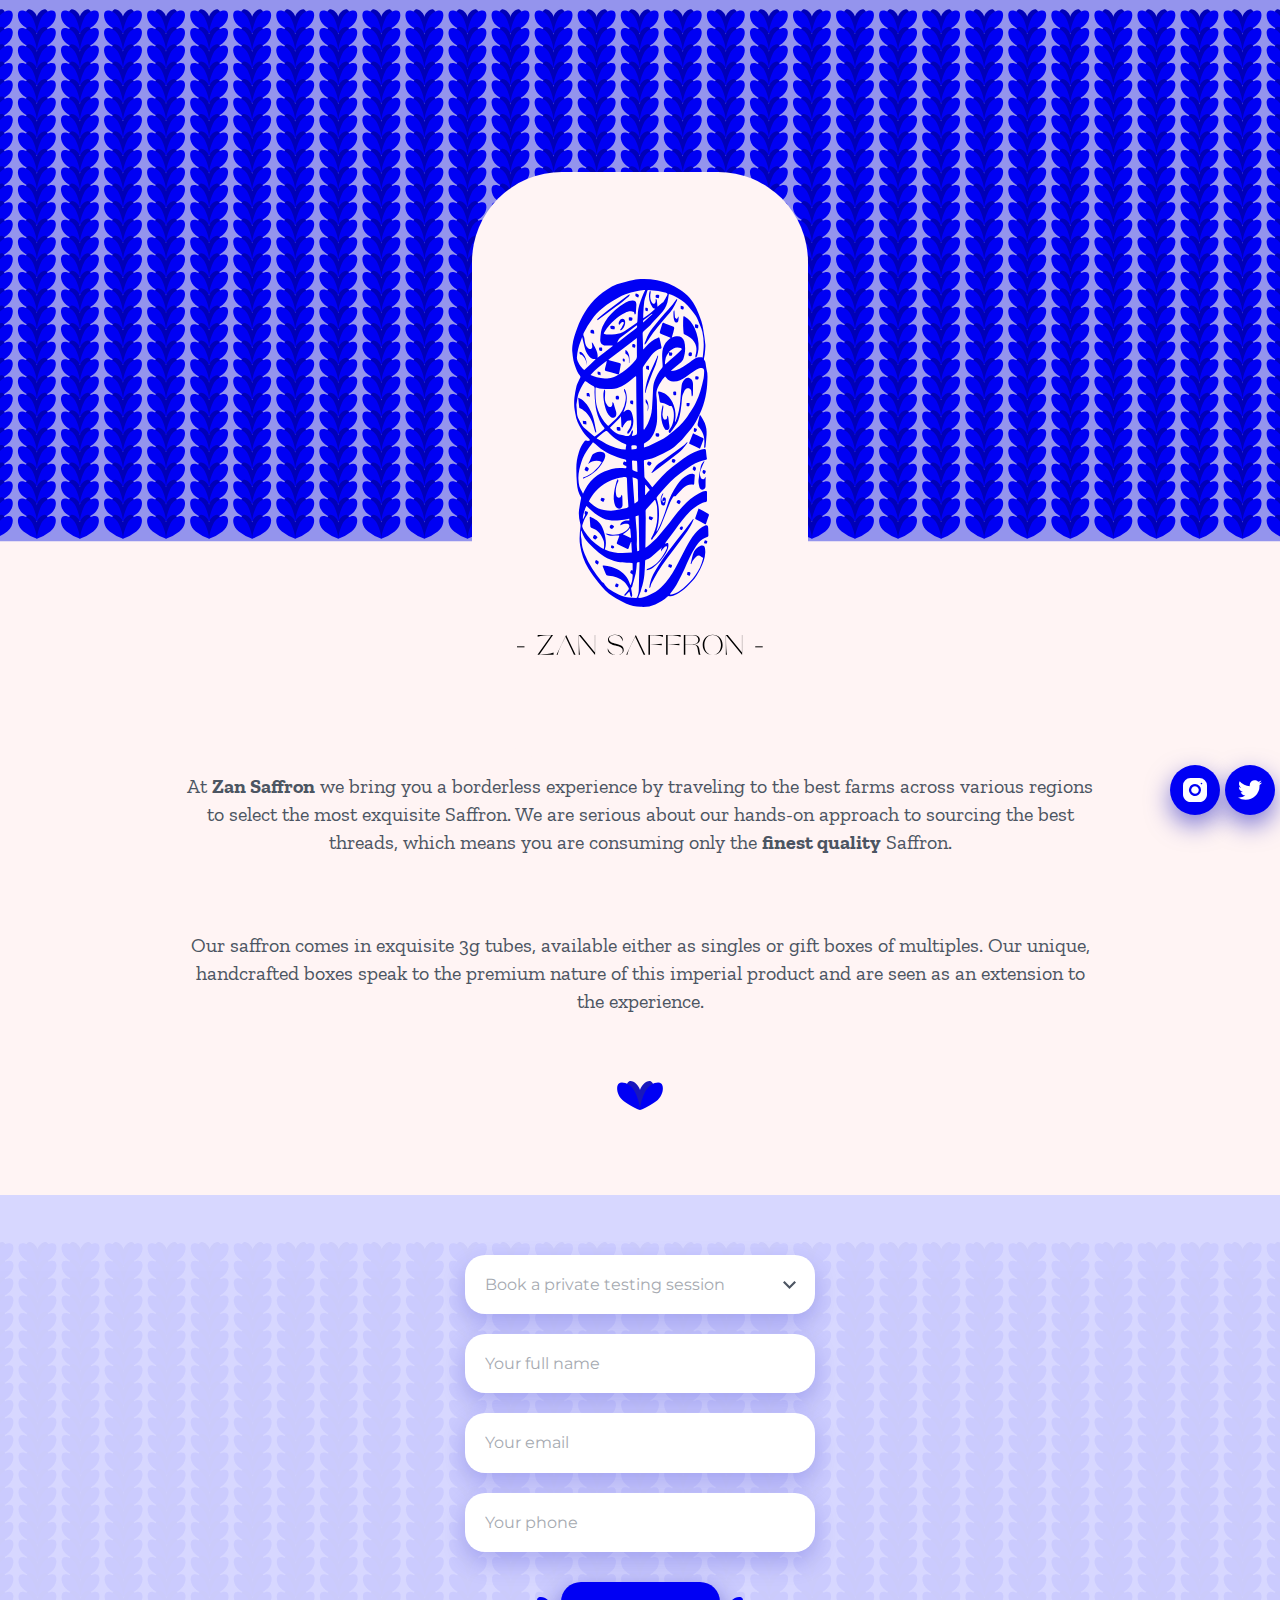
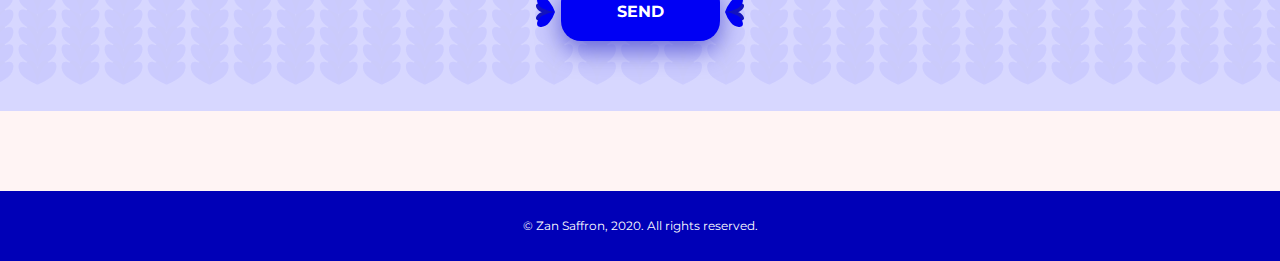
<file: index.html>
<!DOCTYPE html>
<html lang="ru">
  <head>
    <meta charset="UTF-8" />
    <meta name="viewport" content="width=device-width, initial-scale=1.0" />
    <meta http-equiv="X-UA-Compatible" content="ie=edge" />
    <script>
      window.MSInputMethodContext &&
        document.documentMode &&
        document.write(
          '<script src="assets/js/ie11CustomProperties.js"><\x2fscript>'
        );
    </script>

    <link
      href="https://fonts.googleapis.com/css?family=Montserrat:400,700&display=swap&subset=cyrillic"
      rel="stylesheet"
    />

    <link rel="stylesheet" href="css/styles.min.css" />
    <title>
      Home Page
    </title>
  </head>
  <body class="no-touch" ontouchstart="">
    <div
      class="sprite"
      aria-hidden="true"
      style="position: absolute; width: 0; height: 0; overflow: hidden;"
    >
      <?xml version="1.0" encoding="utf-8"?><svg
        xmlns="http://www.w3.org/2000/svg"
        xmlns:xlink="http://www.w3.org/1999/xlink"
      >
        <symbol viewBox="0 0 11 19" id="fb" xmlns="http://www.w3.org/2000/svg">
          <path
            d="M7.06 6.38V4.51c0-.84.19-1.26 1.49-1.26h1.64V.13H7.46C4.11.13 3 1.66 3 4.29v2.09H.81V9.5H3v9.38h4.06V9.5h2.76l.37-3.12z"
          />
        </symbol>
        <symbol
          viewBox="0 0 24 24"
          id="instagram"
          xmlns="http://www.w3.org/2000/svg"
        >
          <path
            d="M16.5 24h-9a7.42 7.42 0 01-2.87-.57 7.71 7.71 0 01-2.44-1.62 7.71 7.71 0 01-1.62-2.44A7.42 7.42 0 010 16.5v-9A7.5 7.5 0 017.5 0h9A7.5 7.5 0 0124 7.5v9a7.42 7.42 0 01-.57 2.87 7.71 7.71 0 01-1.62 2.44 7.54 7.54 0 01-2.44 1.62 7.42 7.42 0 01-2.87.57zM12 6a6 6 0 00-4.24 10.24 6.08 6.08 0 003.07 1.65A6 6 0 1012 6zm6.45-1.25a.77.77 0 00-.44.14.73.73 0 00-.3.35.76.76 0 000 .47.85.85 0 00.21.41 1 1 0 00.41.22.83.83 0 00.79-.34.9.9 0 00.13-.45A.79.79 0 0019 5a.82.82 0 00-.55-.25zm-6.45 11a3.76 3.76 0 112.65-1.1 3.74 3.74 0 01-2.65 1.1z"
          />
        </symbol>
        <symbol viewBox="0 0 14 20" id="ok" xmlns="http://www.w3.org/2000/svg">
          <path
            d="M12.83 10.74c-.28-.57-1.07-1.05-2.12-.24A6.84 6.84 0 017 11.64a6.84 6.84 0 01-3.71-1.14c-1-.81-1.84-.33-2.12.24-.5 1 .06 1.49 1.33 2.3A8.54 8.54 0 006 14.1l-.8.8-.03.1C4.06 16.07 3 17.14 2.25 17.88a1.14 1.14 0 000 1.62l.14.16a1.16 1.16 0 001.64 0l3-3c1.15 1.13 2.24 2.22 3 3a1.16 1.16 0 001.64 0l.13-.16a1.12 1.12 0 000-1.62l-3-3-.8-.79A8.35 8.35 0 0011.5 13c1.27-.77 1.83-1.26 1.33-2.26z"
          />
          <path
            d="M7 10.12a5.06 5.06 0 10-5.06-5.06A5.05 5.05 0 007 10.12zm0-7.55a2.49 2.49 0 11-2.5 2.49A2.5 2.5 0 017 2.57z"
          />
        </symbol>
        <symbol
          viewBox="0 0 27 21.94"
          id="twitter"
          xmlns="http://www.w3.org/2000/svg"
        >
          <path
            d="M27 2.6a11.8 11.8 0 01-3.19.87A5.5 5.5 0 0026.25.41a11 11 0 01-3.51 1.34A5.62 5.62 0 0019.91.13a5.54 5.54 0 00-6.75 5.41 6 6 0 00.13 1.26A15.64 15.64 0 017 5.12 15.73 15.73 0 011.88 1a5.59 5.59 0 00-.62 4 5.59 5.59 0 002.32 3.41 5.47 5.47 0 01-2.5-.68v.06a5.51 5.51 0 001.25 3.5 5.59 5.59 0 003.18 1.94 5.88 5.88 0 01-1.45.18 5.33 5.33 0 01-1-.1 5.62 5.62 0 005.18 3.86 11.17 11.17 0 01-6.87 2.36A9.74 9.74 0 010 19.45a15.59 15.59 0 008.49 2.49A15.65 15.65 0 0024.25 6.19v-.72A11 11 0 0027 2.6z"
          />
        </symbol>
        <symbol viewBox="0 0 20 12" id="vk" xmlns="http://www.w3.org/2000/svg">
          <path
            d="M17.54 7.6a8.51 8.51 0 011.92 2.22c.64 1.06-.7 1.14-.7 1.14h-2.58a1.81 1.81 0 01-1.28-.39c-1-.66-1.9-2.39-2.59-2.16s-.69 1.78-.69 1.78a.62.62 0 01-.16.39.65.65 0 01-.53.12H9.78A6.24 6.24 0 015 8.67C2.55 6.13.39 1.13.39 1.13S.27.83.4.66 1 .5 1 .5h2.73a.72.72 0 01.44.16.89.89 0 01.24.34 17.61 17.61 0 001 2.13c1.15 2 1.68 2.42 2.05 2.21.6-.31.43-2.81.43-2.81a2.76 2.76 0 00-.29-1.31 1.3 1.3 0 00-.82-.43c-.16 0 .1-.38.43-.55A6.58 6.58 0 019.62 0 4.85 4.85 0 0111 .13c1 .23.63 1.12.63 3.24 0 .69-.1 1.63.37 2 .21.14.73 0 2-2.17A17.63 17.63 0 0015.06.89a.89.89 0 01.25-.31 1 1 0 01.38-.08h2.9s.88-.1 1 .29-.33 1.38-1.52 3c-1.92 2.55-2.14 2.31-.53 3.81z"
            fill-rule="evenodd"
          />
        </symbol>
      </svg>
    </div>

    <div class="page-content">
      <header class="page-header">
        <div class="container"></div>
      </header>
      <main class="page-main">
        <section class="intro">
          <div class="container">
            <div class="intro__content">
              <div class="intro__logo border9">
                <img src="img/logo.svg" alt="" class="intro__logo-image" />
              </div>
              <div class="intro__text">
                <p>
                  At <strong>Zan Saffron</strong> we bring you a borderless
                  experience by traveling to the best farms across various
                  regions to select the most exquisite Saffron. We are serious
                  about our hands-on approach to sourcing the best threads,
                  which means you are consuming only the
                  <strong>finest quality</strong> Saffron.
                </p>
              </div>
            </div>
          </div>
        </section>

        <!-- <section class="intro__flower-block">
    <div class="container">
        <div class="intro__flower-block-text-content">
            <p><strong>Saffron</strong> is commonly known as one of the most expensive spice in the world, but our vision is to bring the <strong>highest quality</strong> saffron to you.</p>

            <p>
                Should you wish to experience our imperial product, book a complimentary private tasting session and our team will come to you.
            </p>
        </div>
    </div>
</section> -->

        <section class="intro__offer-block">
          <p class="intro__offer-block-remark">
            Our saffron comes in exquisite 3g tubes, available either as singles
            or gift boxes of multiples. Our unique, handcrafted boxes speak to
            the premium nature of this imperial product and are seen as an
            extension to the experience.
          </p>
          <div class="container">
            <div class="intro__offer-block-content"></div>
          </div>
        </section>

        <section class="intro__contacts">
          <div class="container">
            <form
              action="/"
              method="POST"
              class="intro__contacts-form"
              id="contact"
            >
              <div class="intro__contacts-form-row">
                <select name="book" class="js-custom-select">
                  <option></option>
                  <option value="value1">Wholesale enquiries </option>
                  <option value="value2"
                    >Retailer enquiries – want to shelf our saffron?</option
                  >
                  <option value="value3">Just say hello</option>
                  <option value="value4">Need more</option>
                </select>
              </div>
              <div class="intro__contacts-form-row">
                <input
                  type="name"
                  name="name"
                  class="intro__contacts-form-input"
                  required
                  placeholder="Your full name"
                />
              </div>
              <div class="intro__contacts-form-row">
                <input
                  type="email"
                  name="email"
                  class="intro__contacts-form-input"
                  required
                  placeholder="Your email"
                />
              </div>
              <div class="intro__contacts-form-row">
                <input
                  type="tel"
                  name="email"
                  class="intro__contacts-form-input"
                  required
                  placeholder="Your phone"
                />
              </div>
              <button class="intro__contacts-form-submit">
                Send
              </button>
            </form>
          </div>
        </section>

        <div class="intro__popup_container">
          <div class="intro__offer-block-quote">
            <div class="close-pop-up">
              <span>X</span>
            </div>
            <div class="intro__offer-block-quote-content">
              <h1>Join our members list</h1>
              <div class="intro__offer-block-quote-text">
                <input
                  type="email"
                  name="email"
                  class="intro__contacts-form-input"
                  required=""
                  placeholder="Your email"
                />
                <a href="mailto:info@zansaffron.com" class="popup__button">
                  Join
                </a>
                <p></p>
              </div>
            </div>
          </div>
        </div>
      </main>
      <div class="container">
        <div class="page-footer__social">
          <a
            href="https://www.instagram.com/zansaffron/"
            class="page-footer__social-link"
            target="_blank"
          >
            <svg
              width="24"
              height="24"
              aria-hidden="true"
              class="icon-instagram"
            >
              <use xlink:href="#instagram" />
            </svg>
          </a>
          <a
            href="https://twitter.com/Zansaffron"
            class="page-footer__social-link"
            target="_blank"
          >
            <svg width="24" height="24" aria-hidden="true" class="icon-twitter">
              <use xlink:href="#twitter" />
            </svg>
          </a>
        </div>
      </div>

      <footer class="page-footer">
        <div class="container">
          <div class="page-footer__row">
            © Zan Saffron, 2020. All rights reserved.
          </div>
        </div>
      </footer>

      <script src="https://cdnjs.cloudflare.com/ajax/libs/jquery/3.3.1/jquery.min.js"></script>
      <script src="js/app.js"></script>
    </div>
  </body>
</html>
</file>
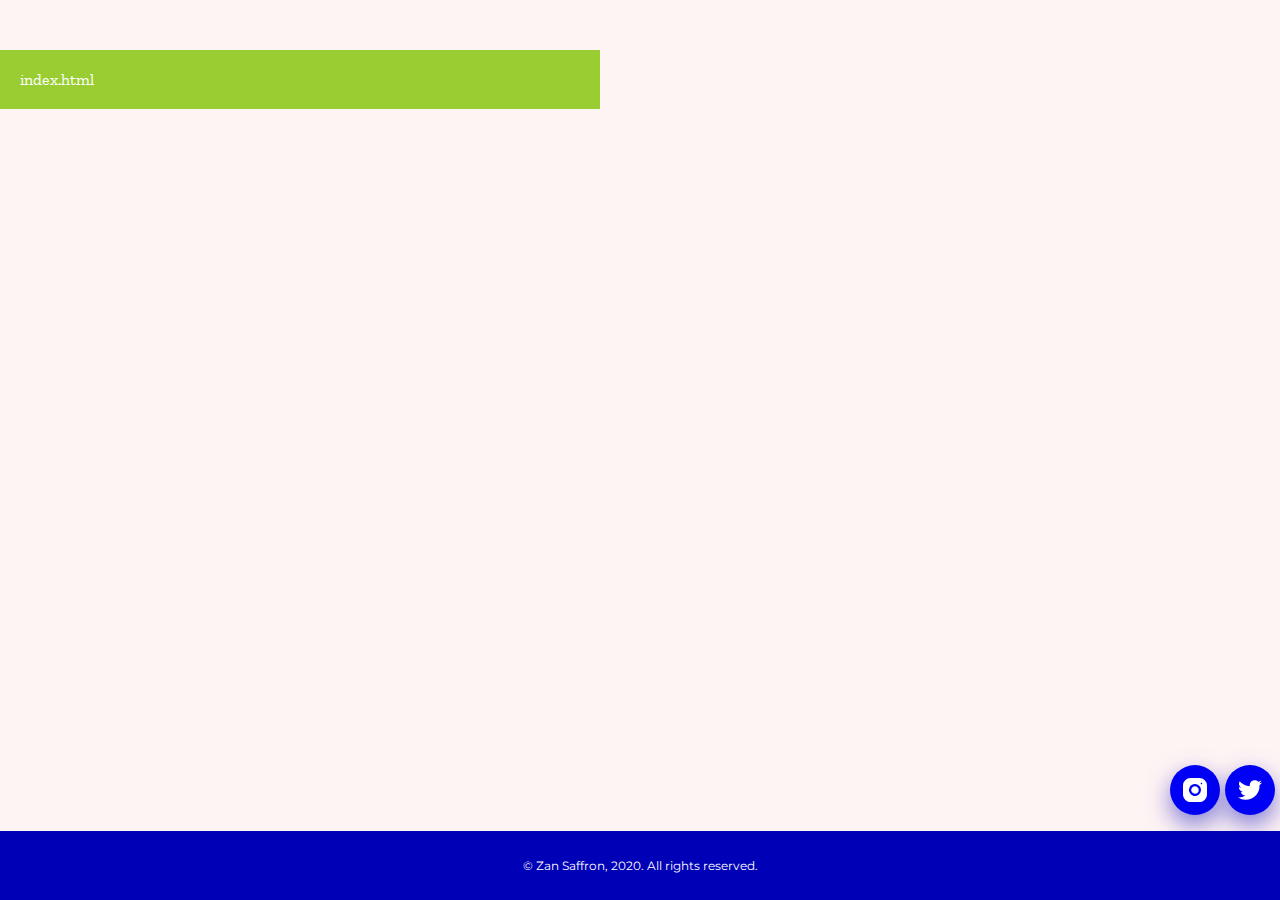
<file: sitemap.html>
<!DOCTYPE html>
<html lang="ru">
  <head>
    <meta charset="UTF-8" />
    <meta name="viewport" content="width=device-width, initial-scale=1.0" />
    <meta http-equiv="X-UA-Compatible" content="ie=edge" />
    <script>
      window.MSInputMethodContext &&
        document.documentMode &&
        document.write(
          '<script src="assets/js/ie11CustomProperties.js"><\x2fscript>'
        );
    </script>

    <link
      href="https://fonts.googleapis.com/css?family=Montserrat:400,700&display=swap&subset=cyrillic"
      rel="stylesheet"
    />

    <link rel="stylesheet" href="css/styles.min.css" />
    <title>
      Sitemap
    </title>
  </head>
  <body class="no-touch" ontouchstart="">
    <div
      class="sprite"
      aria-hidden="true"
      style="position: absolute; width: 0; height: 0; overflow: hidden;"
    >
      <?xml version="1.0" encoding="utf-8"?><svg
        xmlns="http://www.w3.org/2000/svg"
        xmlns:xlink="http://www.w3.org/1999/xlink"
      >
        <symbol viewBox="0 0 11 19" id="fb" xmlns="http://www.w3.org/2000/svg">
          <path
            d="M7.06 6.38V4.51c0-.84.19-1.26 1.49-1.26h1.64V.13H7.46C4.11.13 3 1.66 3 4.29v2.09H.81V9.5H3v9.38h4.06V9.5h2.76l.37-3.12z"
          />
        </symbol>
        <symbol
          viewBox="0 0 24 24"
          id="instagram"
          xmlns="http://www.w3.org/2000/svg"
        >
          <path
            d="M16.5 24h-9a7.42 7.42 0 01-2.87-.57 7.71 7.71 0 01-2.44-1.62 7.71 7.71 0 01-1.62-2.44A7.42 7.42 0 010 16.5v-9A7.5 7.5 0 017.5 0h9A7.5 7.5 0 0124 7.5v9a7.42 7.42 0 01-.57 2.87 7.71 7.71 0 01-1.62 2.44 7.54 7.54 0 01-2.44 1.62 7.42 7.42 0 01-2.87.57zM12 6a6 6 0 00-4.24 10.24 6.08 6.08 0 003.07 1.65A6 6 0 1012 6zm6.45-1.25a.77.77 0 00-.44.14.73.73 0 00-.3.35.76.76 0 000 .47.85.85 0 00.21.41 1 1 0 00.41.22.83.83 0 00.79-.34.9.9 0 00.13-.45A.79.79 0 0019 5a.82.82 0 00-.55-.25zm-6.45 11a3.76 3.76 0 112.65-1.1 3.74 3.74 0 01-2.65 1.1z"
          />
        </symbol>
        <symbol viewBox="0 0 14 20" id="ok" xmlns="http://www.w3.org/2000/svg">
          <path
            d="M12.83 10.74c-.28-.57-1.07-1.05-2.12-.24A6.84 6.84 0 017 11.64a6.84 6.84 0 01-3.71-1.14c-1-.81-1.84-.33-2.12.24-.5 1 .06 1.49 1.33 2.3A8.54 8.54 0 006 14.1l-.8.8-.03.1C4.06 16.07 3 17.14 2.25 17.88a1.14 1.14 0 000 1.62l.14.16a1.16 1.16 0 001.64 0l3-3c1.15 1.13 2.24 2.22 3 3a1.16 1.16 0 001.64 0l.13-.16a1.12 1.12 0 000-1.62l-3-3-.8-.79A8.35 8.35 0 0011.5 13c1.27-.77 1.83-1.26 1.33-2.26z"
          />
          <path
            d="M7 10.12a5.06 5.06 0 10-5.06-5.06A5.05 5.05 0 007 10.12zm0-7.55a2.49 2.49 0 11-2.5 2.49A2.5 2.5 0 017 2.57z"
          />
        </symbol>
        <symbol
          viewBox="0 0 27 21.94"
          id="twitter"
          xmlns="http://www.w3.org/2000/svg"
        >
          <path
            d="M27 2.6a11.8 11.8 0 01-3.19.87A5.5 5.5 0 0026.25.41a11 11 0 01-3.51 1.34A5.62 5.62 0 0019.91.13a5.54 5.54 0 00-6.75 5.41 6 6 0 00.13 1.26A15.64 15.64 0 017 5.12 15.73 15.73 0 011.88 1a5.59 5.59 0 00-.62 4 5.59 5.59 0 002.32 3.41 5.47 5.47 0 01-2.5-.68v.06a5.51 5.51 0 001.25 3.5 5.59 5.59 0 003.18 1.94 5.88 5.88 0 01-1.45.18 5.33 5.33 0 01-1-.1 5.62 5.62 0 005.18 3.86 11.17 11.17 0 01-6.87 2.36A9.74 9.74 0 010 19.45a15.59 15.59 0 008.49 2.49A15.65 15.65 0 0024.25 6.19v-.72A11 11 0 0027 2.6z"
          />
        </symbol>
        <symbol viewBox="0 0 20 12" id="vk" xmlns="http://www.w3.org/2000/svg">
          <path
            d="M17.54 7.6a8.51 8.51 0 011.92 2.22c.64 1.06-.7 1.14-.7 1.14h-2.58a1.81 1.81 0 01-1.28-.39c-1-.66-1.9-2.39-2.59-2.16s-.69 1.78-.69 1.78a.62.62 0 01-.16.39.65.65 0 01-.53.12H9.78A6.24 6.24 0 015 8.67C2.55 6.13.39 1.13.39 1.13S.27.83.4.66 1 .5 1 .5h2.73a.72.72 0 01.44.16.89.89 0 01.24.34 17.61 17.61 0 001 2.13c1.15 2 1.68 2.42 2.05 2.21.6-.31.43-2.81.43-2.81a2.76 2.76 0 00-.29-1.31 1.3 1.3 0 00-.82-.43c-.16 0 .1-.38.43-.55A6.58 6.58 0 019.62 0 4.85 4.85 0 0111 .13c1 .23.63 1.12.63 3.24 0 .69-.1 1.63.37 2 .21.14.73 0 2-2.17A17.63 17.63 0 0015.06.89a.89.89 0 01.25-.31 1 1 0 01.38-.08h2.9s.88-.1 1 .29-.33 1.38-1.52 3c-1.92 2.55-2.14 2.31-.53 3.81z"
            fill-rule="evenodd"
          />
        </symbol>
      </svg>
    </div>

    <div class="page-content">
      <header class="page-header">
        <div class="container"></div>
      </header>
      <main class="page-main">
        <style>
          .filelist {
            max-width: 600px;
            margin-top: 50px;
          }
          .filelist__item {
            margin-bottom: 20px;
          }

          .filelist__link:link,
          .filelist__link:visited {
            display: block;
            color: white;
            background-color: yellowgreen;
            padding: 20px;
          }
        </style>

        <div id="sitemap"></div>

        <script>
          (async () => {
            const sitemap = document.querySelector("#sitemap");
            const filelist = await fetch("filelist.json");

            if (!filelist.ok) {
              sitemap.textContent = "Error happened";
              sitemap.style.color = "red";
              return;
            }
            let filelistParsed = await filelist.json();

            filelistParsed = filelistParsed.filter(
              element => element !== "sitemap.html"
            );

            const ul = document.createElement("ul");
            ul.className = "filelist";

            filelistParsed.forEach(item => {
              const filelistItem = document.createElement("li");
              filelistItem.className = "filelist__item";
              const filelistLink = document.createElement("a");
              filelistLink.className = "filelist__link";
              filelistLink.href = item;
              filelistLink.textContent = item;
              filelistLink.target = "_blank";
              filelistItem.appendChild(filelistLink);
              ul.appendChild(filelistItem);
            });

            sitemap.appendChild(ul);
          })();
        </script>
      </main>
      <div class="container">
        <div class="page-footer__social">
          <a
            href="https://www.instagram.com/zansaffron/"
            class="page-footer__social-link"
            target="_blank"
          >
            <svg
              width="24"
              height="24"
              aria-hidden="true"
              class="icon-instagram"
            >
              <use xlink:href="#instagram" />
            </svg>
          </a>
          <a
            href="https://twitter.com/Zansaffron"
            class="page-footer__social-link"
            target="_blank"
          >
            <svg width="24" height="24" aria-hidden="true" class="icon-twitter">
              <use xlink:href="#twitter" />
            </svg>
          </a>
        </div>
      </div>

      <footer class="page-footer">
        <div class="container">
          <div class="page-footer__row">
            © Zan Saffron, 2020. All rights reserved.
          </div>
        </div>
      </footer>

      <script src="https://cdnjs.cloudflare.com/ajax/libs/jquery/3.3.1/jquery.min.js"></script>
      <script src="js/app.js"></script>
    </div>
  </body>
</html>
</file>
<file: css/styles.min.css>
@-webkit-keyframes swiper-preloader-spin{to{-webkit-transform:rotate(360deg);transform:rotate(360deg)}}@keyframes swiper-preloader-spin{to{-webkit-transform:rotate(360deg);transform:rotate(360deg)}}@font-face{font-family:'swiper-icons';src:url("data:application/font-woff;charset=utf-8;base64, [base64]//wADZ2x5ZgAAAywAAADMAAAD2MHtryVoZWFkAAABbAAAADAAAAA2E2+eoWhoZWEAAAGcAAAAHwAAACQC9gDzaG10eAAAAigAAAAZAAAArgJkABFsb2NhAAAC0AAAAFoAAABaFQAUGG1heHAAAAG8AAAAHwAAACAAcABAbmFtZQAAA/gAAAE5AAACXvFdBwlwb3N0AAAFNAAAAGIAAACE5s74hXjaY2BkYGAAYpf5Hu/j+W2+MnAzMYDAzaX6QjD6/4//Bxj5GA8AuRwMYGkAPywL13jaY2BkYGA88P8Agx4j+/8fQDYfA1AEBWgDAIB2BOoAeNpjYGRgYNBh4GdgYgABEMnIABJzYNADCQAACWgAsQB42mNgYfzCOIGBlYGB0YcxjYGBwR1Kf2WQZGhhYGBiYGVmgAFGBiQQkOaawtDAoMBQxXjg/wEGPcYDDA4wNUA2CCgwsAAAO4EL6gAAeNpj2M0gyAACqxgGNWBkZ2D4/wMA+xkDdgAAAHjaY2BgYGaAYBkGRgYQiAHyGMF8FgYHIM3DwMHABGQrMOgyWDLEM1T9/w8UBfEMgLzE////P/5//f/V/xv+r4eaAAeMbAxwIUYmIMHEgKYAYjUcsDAwsLKxc3BycfPw8jEQA/[base64]/uznmfPFBNODM2K7MTQ45YEAZqGP81AmGGcF3iPqOop0r1SPTaTbVkfUe4HXj97wYE+yNwWYxwWu4v1ugWHgo3S1XdZEVqWM7ET0cfnLGxWfkgR42o2PvWrDMBSFj/IHLaF0zKjRgdiVMwScNRAoWUoH78Y2icB/yIY09An6AH2Bdu/UB+yxopYshQiEvnvu0dURgDt8QeC8PDw7Fpji3fEA4z/PEJ6YOB5hKh4dj3EvXhxPqH/SKUY3rJ7srZ4FZnh1PMAtPhwP6fl2PMJMPDgeQ4rY8YT6Gzao0eAEA409DuggmTnFnOcSCiEiLMgxCiTI6Cq5DZUd3Qmp10vO0LaLTd2cjN4fOumlc7lUYbSQcZFkutRG7g6JKZKy0RmdLY680CDnEJ+UMkpFFe1RN7nxdVpXrC4aTtnaurOnYercZg2YVmLN/d/gczfEimrE/fs/bOuq29Zmn8tloORaXgZgGa78yO9/cnXm2BpaGvq25Dv9S4E9+5SIc9PqupJKhYFSSl47+Qcr1mYNAAAAeNptw0cKwkAAAMDZJA8Q7OUJvkLsPfZ6zFVERPy8qHh2YER+3i/BP83vIBLLySsoKimrqKqpa2hp6+jq6RsYGhmbmJqZSy0sraxtbO3sHRydnEMU4uR6yx7JJXveP7WrDycAAAAAAAH//wACeNpjYGRgYOABYhkgZgJCZgZNBkYGLQZtIJsFLMYAAAw3ALgAeNolizEKgDAQBCchRbC2sFER0YD6qVQiBCv/H9ezGI6Z5XBAw8CBK/m5iQQVauVbXLnOrMZv2oLdKFa8Pjuru2hJzGabmOSLzNMzvutpB3N42mNgZGBg4GKQYzBhYMxJLMlj4GBgAYow/P/PAJJhLM6sSoWKfWCAAwDAjgbRAAB42mNgYGBkAIIbCZo5IPrmUn0hGA0AO8EFTQAA") format("woff");font-weight:400;font-style:normal}:root{--swiper-theme-color: #007aff}.swiper-container{margin-left:auto;margin-right:auto;position:relative;overflow:hidden;list-style:none;padding:0;z-index:1}.swiper-container-vertical>.swiper-wrapper{-webkit-box-orient:vertical;-webkit-box-direction:normal;-ms-flex-direction:column;flex-direction:column}.swiper-slide,.swiper-wrapper{width:100%;position:relative;-webkit-transition-property:-webkit-transform;transition-property:transform;transition-property:transform,-webkit-transform}.swiper-wrapper{height:100%;z-index:1;display:-webkit-box;display:-ms-flexbox;display:flex;-webkit-box-sizing:content-box;box-sizing:content-box}.swiper-container-android .swiper-slide,.swiper-wrapper{-webkit-transform:translate3d(0,0,0);transform:translate3d(0,0,0)}.swiper-container-multirow>.swiper-wrapper{-ms-flex-wrap:wrap;flex-wrap:wrap}.swiper-container-multirow-column>.swiper-wrapper{-ms-flex-wrap:wrap;flex-wrap:wrap;-webkit-box-orient:vertical;-webkit-box-direction:normal;-ms-flex-direction:column;flex-direction:column}.swiper-container-free-mode>.swiper-wrapper{-webkit-transition-timing-function:ease-out;transition-timing-function:ease-out;margin:0 auto}.swiper-slide{-ms-flex-negative:0;flex-shrink:0}.swiper-slide-invisible-blank{visibility:hidden}.swiper-container-autoheight,.swiper-container-autoheight .swiper-slide{height:auto}.swiper-container-autoheight .swiper-wrapper{-webkit-box-align:start;-ms-flex-align:start;align-items:flex-start;-webkit-transition-property:height,-webkit-transform;transition-property:transform,height;transition-property:transform,height,-webkit-transform}.swiper-container-3d{-webkit-perspective:1200px;perspective:1200px}.swiper-container-3d .swiper-cube-shadow,.swiper-container-3d .swiper-slide,.swiper-container-3d .swiper-slide-shadow-bottom,.swiper-container-3d .swiper-slide-shadow-left,.swiper-container-3d .swiper-slide-shadow-right,.swiper-container-3d .swiper-slide-shadow-top,.swiper-container-3d .swiper-wrapper{-webkit-transform-style:preserve-3d;transform-style:preserve-3d}.swiper-container-3d .swiper-slide-shadow-bottom,.swiper-container-3d .swiper-slide-shadow-left,.swiper-container-3d .swiper-slide-shadow-right,.swiper-container-3d .swiper-slide-shadow-top{position:absolute;left:0;top:0;width:100%;height:100%;pointer-events:none;z-index:10}.swiper-container-3d .swiper-slide-shadow-left{background-image:-webkit-gradient(linear,right top,left top,from(rgba(0,0,0,.5)),to(transparent));background-image:linear-gradient(to left,rgba(0,0,0,.5),transparent)}.swiper-container-3d .swiper-slide-shadow-right{background-image:-webkit-gradient(linear,left top,right top,from(rgba(0,0,0,.5)),to(transparent));background-image:linear-gradient(to right,rgba(0,0,0,.5),transparent)}.swiper-container-3d .swiper-slide-shadow-top{background-image:-webkit-gradient(linear,left bottom,left top,from(rgba(0,0,0,.5)),to(transparent));background-image:linear-gradient(to top,rgba(0,0,0,.5),transparent)}.swiper-container-3d .swiper-slide-shadow-bottom{background-image:-webkit-gradient(linear,left top,left bottom,from(rgba(0,0,0,.5)),to(transparent));background-image:linear-gradient(to bottom,rgba(0,0,0,.5),transparent)}.swiper-container-css-mode>.swiper-wrapper{overflow:auto;scrollbar-width:none;-ms-overflow-style:none}.swiper-container-css-mode>.swiper-wrapper::-webkit-scrollbar{display:none}.swiper-container-css-mode>.swiper-wrapper>.swiper-slide{scroll-snap-align:start start}.swiper-container-horizontal.swiper-container-css-mode>.swiper-wrapper{-ms-scroll-snap-type:x mandatory;scroll-snap-type:x mandatory}.swiper-container-vertical.swiper-container-css-mode>.swiper-wrapper{-ms-scroll-snap-type:y mandatory;scroll-snap-type:y mandatory}:root{--swiper-navigation-size: 44px}.swiper-button-next,.swiper-button-prev{position:absolute;top:50%;width:calc(var(--swiper-navigation-size)/44*27);height:var(--swiper-navigation-size);margin-top:calc(-1*var(--swiper-navigation-size)/2);z-index:10;cursor:pointer;display:-webkit-box;display:-ms-flexbox;display:flex;-webkit-box-align:center;-ms-flex-align:center;align-items:center;-webkit-box-pack:center;-ms-flex-pack:center;justify-content:center;color:var(--swiper-navigation-color, var(--swiper-theme-color))}.swiper-button-next.swiper-button-disabled,.swiper-button-prev.swiper-button-disabled{opacity:.35;cursor:auto;pointer-events:none}.swiper-button-next:after,.swiper-button-prev:after{font-family:swiper-icons;font-size:var(--swiper-navigation-size);text-transform:none!important;letter-spacing:0;font-variant:initial}.swiper-button-prev,.swiper-container-rtl .swiper-button-next{left:10px;right:auto}.swiper-button-prev:after,.swiper-container-rtl .swiper-button-next:after{content:'prev'}.swiper-button-next,.swiper-container-rtl .swiper-button-prev{right:10px;left:auto}.swiper-button-next:after,.swiper-container-rtl .swiper-button-prev:after{content:'next'}.swiper-button-next.swiper-button-white,.swiper-button-prev.swiper-button-white{--swiper-navigation-color: #ffffff}.swiper-button-next.swiper-button-black,.swiper-button-prev.swiper-button-black{--swiper-navigation-color: #000000}.swiper-button-lock{display:none}.swiper-pagination{position:absolute;text-align:center;-webkit-transition:300ms opacity;transition:300ms opacity;-webkit-transform:translate3d(0,0,0);transform:translate3d(0,0,0);z-index:10}.swiper-pagination.swiper-pagination-hidden{opacity:0}.swiper-container-horizontal>.swiper-pagination-bullets,.swiper-pagination-custom,.swiper-pagination-fraction{bottom:10px;left:0;width:100%}.swiper-pagination-bullets-dynamic{overflow:hidden;font-size:0}.swiper-pagination-bullets-dynamic .swiper-pagination-bullet{-webkit-transform:scale(.33);transform:scale(.33);position:relative}.swiper-pagination-bullets-dynamic .swiper-pagination-bullet-active,.swiper-pagination-bullets-dynamic .swiper-pagination-bullet-active-main{-webkit-transform:scale(1);transform:scale(1)}.swiper-pagination-bullets-dynamic .swiper-pagination-bullet-active-prev{-webkit-transform:scale(.66);transform:scale(.66)}.swiper-pagination-bullets-dynamic .swiper-pagination-bullet-active-prev-prev{-webkit-transform:scale(.33);transform:scale(.33)}.swiper-pagination-bullets-dynamic .swiper-pagination-bullet-active-next{-webkit-transform:scale(.66);transform:scale(.66)}.swiper-pagination-bullets-dynamic .swiper-pagination-bullet-active-next-next{-webkit-transform:scale(.33);transform:scale(.33)}.swiper-pagination-bullet{width:8px;height:8px;display:inline-block;border-radius:100%;background:#000;opacity:.2}button.swiper-pagination-bullet{border:0;margin:0;padding:0;-webkit-box-shadow:none;box-shadow:none;-webkit-appearance:none;-moz-appearance:none;appearance:none}.swiper-pagination-clickable .swiper-pagination-bullet{cursor:pointer}.swiper-pagination-bullet-active{opacity:1;background:var(--swiper-pagination-color, var(--swiper-theme-color))}.swiper-container-vertical>.swiper-pagination-bullets{right:10px;top:50%;-webkit-transform:translate3d(0,-50%,0);transform:translate3d(0,-50%,0)}.swiper-container-vertical>.swiper-pagination-bullets .swiper-pagination-bullet{margin:6px 0;display:block}.swiper-container-vertical>.swiper-pagination-bullets.swiper-pagination-bullets-dynamic{top:50%;-webkit-transform:translateY(-50%);transform:translateY(-50%);width:8px}.swiper-container-vertical>.swiper-pagination-bullets.swiper-pagination-bullets-dynamic .swiper-pagination-bullet{display:inline-block;-webkit-transition:200ms top,200ms -webkit-transform;transition:200ms transform,200ms top;transition:200ms transform,200ms top,200ms -webkit-transform}.swiper-container-horizontal>.swiper-pagination-bullets .swiper-pagination-bullet{margin:0 4px}.swiper-container-horizontal>.swiper-pagination-bullets.swiper-pagination-bullets-dynamic{left:50%;-webkit-transform:translateX(-50%);transform:translateX(-50%);white-space:nowrap}.swiper-container-horizontal>.swiper-pagination-bullets.swiper-pagination-bullets-dynamic .swiper-pagination-bullet{-webkit-transition:200ms left,200ms -webkit-transform;transition:200ms transform,200ms left;transition:200ms transform,200ms left,200ms -webkit-transform}.swiper-container-horizontal.swiper-container-rtl>.swiper-pagination-bullets-dynamic .swiper-pagination-bullet{-webkit-transition:200ms right,200ms -webkit-transform;transition:200ms transform,200ms right;transition:200ms transform,200ms right,200ms -webkit-transform}.swiper-pagination-progressbar{background:rgba(0,0,0,.25);position:absolute}.swiper-pagination-progressbar .swiper-pagination-progressbar-fill{background:var(--swiper-pagination-color, var(--swiper-theme-color));position:absolute;left:0;top:0;width:100%;height:100%;-webkit-transform:scale(0);transform:scale(0);-webkit-transform-origin:left top;transform-origin:left top}.swiper-container-rtl .swiper-pagination-progressbar .swiper-pagination-progressbar-fill{-webkit-transform-origin:right top;transform-origin:right top}.swiper-container-horizontal>.swiper-pagination-progressbar,.swiper-container-vertical>.swiper-pagination-progressbar.swiper-pagination-progressbar-opposite{width:100%;height:4px;left:0;top:0}.swiper-container-horizontal>.swiper-pagination-progressbar.swiper-pagination-progressbar-opposite,.swiper-container-vertical>.swiper-pagination-progressbar{width:4px;height:100%;left:0;top:0}.swiper-pagination-white{--swiper-pagination-color: #ffffff}.swiper-pagination-black{--swiper-pagination-color: #000000}.swiper-pagination-lock{display:none}.swiper-scrollbar{border-radius:10px;position:relative;-ms-touch-action:none;background:rgba(0,0,0,.1)}.swiper-container-horizontal>.swiper-scrollbar{position:absolute;left:1%;bottom:3px;z-index:50;height:5px;width:98%}.swiper-container-vertical>.swiper-scrollbar{position:absolute;right:3px;top:1%;z-index:50;width:5px;height:98%}.swiper-scrollbar-drag{height:100%;width:100%;position:relative;background:rgba(0,0,0,.5);border-radius:10px;left:0;top:0}.swiper-scrollbar-cursor-drag{cursor:move}.swiper-scrollbar-lock{display:none}.swiper-zoom-container{width:100%;height:100%;display:-webkit-box;display:-ms-flexbox;display:flex;-webkit-box-pack:center;-ms-flex-pack:center;justify-content:center;-webkit-box-align:center;-ms-flex-align:center;align-items:center;text-align:center}.swiper-zoom-container>canvas,.swiper-zoom-container>img,.swiper-zoom-container>svg{max-width:100%;max-height:100%;-o-object-fit:contain;object-fit:contain}.swiper-slide-zoomed{cursor:move}.swiper-lazy-preloader{width:42px;height:42px;position:absolute;left:50%;top:50%;margin-left:-21px;margin-top:-21px;z-index:10;-webkit-transform-origin:50%;transform-origin:50%;-webkit-animation:swiper-preloader-spin 1s infinite linear;animation:swiper-preloader-spin 1s infinite linear;-webkit-box-sizing:border-box;box-sizing:border-box;border:4px solid var(--swiper-preloader-color, var(--swiper-theme-color));border-radius:50%;border-top-color:transparent}.swiper-lazy-preloader-white{--swiper-preloader-color: #fff}.swiper-lazy-preloader-black{--swiper-preloader-color: #000}.swiper-container .swiper-notification{position:absolute;left:0;top:0;pointer-events:none;opacity:0;z-index:-1000}.swiper-container-fade.swiper-container-free-mode .swiper-slide{-webkit-transition-timing-function:ease-out;transition-timing-function:ease-out}.swiper-container-fade .swiper-slide{pointer-events:none;-webkit-transition-property:opacity;transition-property:opacity}.swiper-container-fade .swiper-slide .swiper-slide{pointer-events:none}.swiper-container-fade .swiper-slide-active,.swiper-container-fade .swiper-slide-active .swiper-slide-active{pointer-events:auto}.swiper-container-cube,.swiper-container-flip{overflow:visible}.swiper-container-cube .swiper-slide{pointer-events:none;-webkit-backface-visibility:hidden;backface-visibility:hidden;z-index:1;visibility:hidden;-webkit-transform-origin:0 0;transform-origin:0 0;width:100%;height:100%}.swiper-container-cube .swiper-slide .swiper-slide{pointer-events:none}.swiper-container-cube.swiper-container-rtl .swiper-slide{-webkit-transform-origin:100% 0;transform-origin:100% 0}.swiper-container-cube .swiper-slide-active .swiper-slide-active{pointer-events:auto}.swiper-container-cube .swiper-slide-active,.swiper-container-cube .swiper-slide-next,.swiper-container-cube .swiper-slide-next+.swiper-slide,.swiper-container-cube .swiper-slide-prev{pointer-events:auto;visibility:visible}.swiper-container-cube .swiper-slide-shadow-bottom,.swiper-container-cube .swiper-slide-shadow-left,.swiper-container-cube .swiper-slide-shadow-right,.swiper-container-cube .swiper-slide-shadow-top{z-index:0;-webkit-backface-visibility:hidden;backface-visibility:hidden}.swiper-container-cube .swiper-cube-shadow{position:absolute;left:0;bottom:0;width:100%;height:100%;background:#000;opacity:.6;-webkit-filter:blur(50px);filter:blur(50px);z-index:0}.swiper-container-flip .swiper-slide{pointer-events:none;-webkit-backface-visibility:hidden;backface-visibility:hidden;z-index:1}.swiper-container-flip .swiper-slide .swiper-slide{pointer-events:none}.swiper-container-flip .swiper-slide-active,.swiper-container-flip .swiper-slide-active .swiper-slide-active{pointer-events:auto}.swiper-container-flip .swiper-slide-shadow-bottom,.swiper-container-flip .swiper-slide-shadow-left,.swiper-container-flip .swiper-slide-shadow-right,.swiper-container-flip .swiper-slide-shadow-top{z-index:0;-webkit-backface-visibility:hidden;backface-visibility:hidden}.select2-container{-webkit-box-sizing:border-box;box-sizing:border-box;display:inline-block;margin:0;position:relative;vertical-align:middle}.select2-container .select2-selection--multiple,.select2-container .select2-selection--single{-webkit-box-sizing:border-box;box-sizing:border-box;cursor:pointer;display:block;-moz-user-select:none;-ms-user-select:none;user-select:none;-webkit-user-select:none}.select2-container .select2-selection--single .select2-selection__rendered{display:block;padding-left:8px;padding-right:20px;overflow:hidden;text-overflow:ellipsis;white-space:nowrap}.select2-container .select2-selection--single .select2-selection__clear{position:relative}.select2-container[dir=rtl] .select2-selection--single .select2-selection__rendered{padding-right:8px;padding-left:20px}.select2-container .select2-selection--multiple{min-height:32px}.select2-container .select2-selection--multiple .select2-selection__rendered{display:inline-block;overflow:hidden;padding-left:8px;text-overflow:ellipsis;white-space:nowrap}.select2-container .select2-search--inline,.select2-container--default[dir=rtl] .select2-selection--single .select2-selection__clear{float:left}.select2-container .select2-search--inline .select2-search__field{-webkit-box-sizing:border-box;box-sizing:border-box;border:0;font-size:100%;margin-top:5px;padding:0}.select2-container .select2-search--inline .select2-search__field::-webkit-search-cancel-button,.select2-search--dropdown .select2-search__field::-webkit-search-cancel-button{-webkit-appearance:none}.select2-dropdown{background-color:#fff;border-radius:4px;-webkit-box-sizing:border-box;box-sizing:border-box;display:block;position:absolute;left:-100000px;width:100%;z-index:1051}.select2-results{display:block}.select2-results__options{list-style:none;margin:0;padding:0}.select2-results__option{padding:6px;-moz-user-select:none;-ms-user-select:none;user-select:none;-webkit-user-select:none}.select2-results__option[aria-selected]{cursor:pointer}.select2-container--open .select2-dropdown{left:0}.select2-container--open .select2-dropdown--above{border-bottom:none;border-bottom-left-radius:0;border-bottom-right-radius:0}.select2-container--open .select2-dropdown--below{border-top:none;border-top-left-radius:0;border-top-right-radius:0}.select2-search--dropdown{display:block;padding:4px}.select2-search--dropdown .select2-search__field{padding:4px;width:100%;-webkit-box-sizing:border-box;box-sizing:border-box}.select2-search--dropdown.select2-search--hide{display:none}.select2-close-mask{border:0;margin:0;padding:0;display:block;position:fixed;left:0;top:0;min-height:100%;min-width:100%;height:auto;width:auto;opacity:0;z-index:99;background-color:#fff;filter:alpha(opacity=0)}.select2-hidden-accessible{border:0!important;clip:rect(0 0 0 0)!important;-webkit-clip-path:inset(50%)!important;clip-path:inset(50%)!important;height:1px!important;overflow:hidden!important;padding:0!important;position:absolute!important;width:1px!important;white-space:nowrap!important}.select2-container--default .select2-selection--single{background-color:#fff;border-radius:4px}.select2-container--default .select2-selection--single .select2-selection__clear{cursor:pointer;float:right;font-weight:700}.select2-container--default .select2-selection--single .select2-selection__arrow{height:26px;position:absolute;right:1px;width:20px}.select2-container--classic .select2-selection--single .select2-selection__arrow b,.select2-container--default .select2-selection--single .select2-selection__arrow b{border-color:#888 transparent transparent;border-style:solid;border-width:5px 4px 0;height:0;left:50%;margin-left:-4px;margin-top:-2px;position:absolute;top:50%;width:0}.select2-container--default[dir=rtl] .select2-selection--single .select2-selection__arrow{left:1px;right:auto}.select2-container--default.select2-container--disabled .select2-selection--single{background-color:#eee;cursor:default}.select2-container--default.select2-container--disabled .select2-selection--single .select2-selection__clear{display:none}.select2-container--classic.select2-container--open .select2-selection--single .select2-selection__arrow b,.select2-container--default.select2-container--open .select2-selection--single .select2-selection__arrow b{border-color:transparent transparent #888;border-width:0 4px 5px}.select2-container--default .select2-selection--multiple{background-color:#fff;border-radius:4px;cursor:text}.select2-container--default .select2-selection--multiple .select2-selection__rendered{-webkit-box-sizing:border-box;box-sizing:border-box;list-style:none;margin:0;padding:0 5px;width:100%}.select2-container--default .select2-selection--multiple .select2-selection__rendered li,ol,ul{list-style:none}.select2-container--default .select2-selection--multiple .select2-selection__clear{cursor:pointer;float:right;font-weight:700;margin-top:5px;margin-right:10px;padding:1px}.select2-container--default .select2-selection--multiple .select2-selection__choice{background-color:#e4e4e4;border:1px solid #aaa;border-radius:4px;cursor:default;float:left;margin-right:5px;margin-top:5px;padding:0 5px}.select2-container--default .select2-selection--multiple .select2-selection__choice__remove{color:#999;cursor:pointer;display:inline-block;font-weight:700;margin-right:2px}.select2-container--default .select2-selection--multiple .select2-selection__choice__remove:hover{color:#333}.select2-container--default[dir=rtl] .select2-selection--multiple .select2-search--inline,.select2-container--default[dir=rtl] .select2-selection--multiple .select2-selection__choice{float:right}.select2-container--default[dir=rtl] .select2-selection--multiple .select2-selection__choice{margin-left:5px;margin-right:auto}.select2-container--default[dir=rtl] .select2-selection--multiple .select2-selection__choice__remove{margin-left:2px;margin-right:auto}.select2-container--default.select2-container--focus .select2-selection--multiple{border:solid #000 1px;outline:0}.select2-container--default.select2-container--disabled .select2-selection--multiple{background-color:#eee;cursor:default}.select2-container--default.select2-container--disabled .select2-selection__choice__remove{display:none}.select2-container--default.select2-container--open.select2-container--above .select2-selection--multiple,.select2-container--default.select2-container--open.select2-container--above .select2-selection--single{border-top-left-radius:0;border-top-right-radius:0}.select2-container--default.select2-container--open.select2-container--below .select2-selection--multiple,.select2-container--default.select2-container--open.select2-container--below .select2-selection--single{border-bottom-left-radius:0;border-bottom-right-radius:0}.select2-container--default .select2-search--dropdown .select2-search__field{border:1px solid #aaa}.select2-container--default .select2-search--inline .select2-search__field{background:0 0;border:0;outline:0;-webkit-box-shadow:none;box-shadow:none;-webkit-appearance:textfield}.select2-container--default .select2-results>.select2-results__options{overflow-y:auto}.select2-container--default .select2-results__option[role=group]{padding:0}.select2-container--default .select2-results__option[aria-disabled=true]{color:#999}.select2-container--default .select2-results__option .select2-results__option{padding-left:1em}.select2-container--default .select2-results__option .select2-results__option .select2-results__group{padding-left:0}.select2-container--default .select2-results__option .select2-results__option .select2-results__option{margin-left:-1em;padding-left:2em}.select2-container--default .select2-results__option .select2-results__option .select2-results__option .select2-results__option{margin-left:-2em;padding-left:3em}.select2-container--default .select2-results__option .select2-results__option .select2-results__option .select2-results__option .select2-results__option{margin-left:-3em;padding-left:4em}.select2-container--default .select2-results__option .select2-results__option .select2-results__option .select2-results__option .select2-results__option .select2-results__option{margin-left:-4em;padding-left:5em}.select2-container--default .select2-results__option .select2-results__option .select2-results__option .select2-results__option .select2-results__option .select2-results__option .select2-results__option{margin-left:-5em;padding-left:6em}.select2-container--default .select2-results__group{cursor:default;display:block;padding:6px}.select2-container--classic .select2-selection--single{background-color:#f7f7f7;border:1px solid #aaa;border-radius:4px;outline:0;background-image:-webkit-gradient(linear,left top,left bottom,color-stop(50%,#fff),to(#eee));background-image:linear-gradient(to bottom,#fff 50%,#eee 100%);background-repeat:repeat-x;filter:progid:DXImageTransform.Microsoft.gradient(startColorstr='#FFFFFFFF', endColorstr='#FFEEEEEE', GradientType=0)}.select2-container--classic .select2-selection--single:focus{border:1px solid #5897fb}.select2-container--classic .select2-selection--single .select2-selection__rendered{color:#444;line-height:28px}.select2-container--classic .select2-selection--single .select2-selection__clear{cursor:pointer;float:right;font-weight:700;margin-right:10px}.select2-container--classic .select2-selection--single .select2-selection__placeholder{color:#999}.select2-container--classic .select2-selection--single .select2-selection__arrow{background-color:#ddd;border:0;border-left:1px solid #aaa;border-top-right-radius:4px;border-bottom-right-radius:4px;height:26px;position:absolute;top:1px;right:1px;width:20px;background-image:-webkit-gradient(linear,left top,left bottom,color-stop(50%,#eee),to(#ccc));background-image:linear-gradient(to bottom,#eee 50%,#ccc 100%);background-repeat:repeat-x;filter:progid:DXImageTransform.Microsoft.gradient(startColorstr='#FFEEEEEE', endColorstr='#FFCCCCCC', GradientType=0)}.select2-container--classic[dir=rtl] .select2-selection--single .select2-selection__clear{float:left}.select2-container--classic[dir=rtl] .select2-selection--single .select2-selection__arrow{border:0;border-right:1px solid #aaa;border-radius:0;border-top-left-radius:4px;border-bottom-left-radius:4px;left:1px;right:auto}.select2-container--classic.select2-container--open .select2-selection--single{border:1px solid #5897fb}.select2-container--classic.select2-container--open .select2-selection--single .select2-selection__arrow{background:0 0;border:0}.select2-container--classic.select2-container--open.select2-container--above .select2-selection--single{border-top:none;border-top-left-radius:0;border-top-right-radius:0;background-image:-webkit-gradient(linear,left top,left bottom,from(#fff),color-stop(50%,#eee));background-image:linear-gradient(to bottom,#fff 0%,#eee 50%);background-repeat:repeat-x;filter:progid:DXImageTransform.Microsoft.gradient(startColorstr='#FFFFFFFF', endColorstr='#FFEEEEEE', GradientType=0)}.select2-container--classic.select2-container--open.select2-container--below .select2-selection--single{border-bottom:none;border-bottom-left-radius:0;border-bottom-right-radius:0;background-image:-webkit-gradient(linear,left top,left bottom,color-stop(50%,#eee),to(#fff));background-image:linear-gradient(to bottom,#eee 50%,#fff 100%);background-repeat:repeat-x;filter:progid:DXImageTransform.Microsoft.gradient(startColorstr='#FFEEEEEE', endColorstr='#FFFFFFFF', GradientType=0)}.select2-container--classic .select2-selection--multiple{background-color:#fff;border:1px solid #aaa;border-radius:4px;cursor:text;outline:0}.select2-container--classic .select2-selection--multiple:focus{border:1px solid #5897fb}.select2-container--classic .select2-selection--multiple .select2-selection__rendered{list-style:none;margin:0;padding:0 5px}.select2-container--classic .select2-selection--multiple .select2-selection__clear,.select2-container--classic .select2-selection--single .select2-selection__arrow b,.select2-container--default .select2-selection--single .select2-selection__arrow b{display:none}.select2-container--classic .select2-selection--multiple .select2-selection__choice{background-color:#e4e4e4;border:1px solid #aaa;border-radius:4px;cursor:default;float:left;margin-right:5px;margin-top:5px;padding:0 5px}.select2-container--classic .select2-selection--multiple .select2-selection__choice__remove{color:#888;cursor:pointer;display:inline-block;font-weight:700;margin-right:2px}.select2-container--classic .select2-selection--multiple .select2-selection__choice__remove:hover{color:#555}.select2-container--classic[dir=rtl] .select2-selection--multiple .select2-selection__choice{float:right;margin-left:5px;margin-right:auto}.select2-container--classic[dir=rtl] .select2-selection--multiple .select2-selection__choice__remove{margin-left:2px;margin-right:auto}.select2-container--classic.select2-container--open .select2-selection--multiple{border:1px solid #5897fb}.select2-container--classic.select2-container--open.select2-container--above .select2-selection--multiple{border-top:none;border-top-left-radius:0;border-top-right-radius:0}.select2-container--classic.select2-container--open.select2-container--below .select2-selection--multiple{border-bottom:none;border-bottom-left-radius:0;border-bottom-right-radius:0}.select2-container--classic .select2-search--dropdown .select2-search__field{border:1px solid #aaa;outline:0}.select2-container--classic .select2-search--inline .select2-search__field{outline:0;-webkit-box-shadow:none;box-shadow:none}.select2-container--classic .select2-dropdown{background-color:#fff;border:1px solid transparent}.select2-container--classic .select2-dropdown--above{border-bottom:none}.select2-container--classic .select2-dropdown--below{border-top:none}.select2-container--classic .select2-results>.select2-results__options{max-height:200px;overflow-y:auto}.select2-container--classic .select2-results__option[role=group]{padding:0}.select2-container--classic .select2-results__option[aria-disabled=true]{color:gray}.select2-container--classic .select2-results__option--highlighted[aria-selected]{background-color:#3875d7;color:#fff}.select2-container--classic .select2-results__group{cursor:default;display:block;padding:6px}.select2-container--classic.select2-container--open .select2-dropdown{border-color:#5897fb}.select2-container{width:100%!important;text-align:left}.select2-container :focus{outline:0}.select2-container .select2-selection--single{height:auto}.select2-container .select2-selection--single .select2-selection__rendered{padding:2rem 4rem 2rem 2rem}@media only screen and (max-width:576px){.select2-container .select2-selection--single .select2-selection__rendered{padding:1.7rem 3rem 1.7rem 2rem}}.select2-container--default .select2-selection--single .select2-selection__rendered,.select2-results__option{color:#4c5562;font-size:1.6rem;font-family:var(--montserrat);line-height:1.2}@media only screen and (max-width:576px){.select2-container--default .select2-selection--single .select2-selection__rendered{font-size:1.4rem}}.select2-container--default .select2-selection--multiple,.select2-container--default .select2-selection--single{border-radius:2rem;border:0;-webkit-box-shadow:0 1rem 2.5rem rgba(0,0,183,.2);box-shadow:0 1rem 2.5rem rgba(0,0,183,.2)}.select2-container--default .select2-selection--single .select2-selection__arrow{top:50%;-webkit-transform:translateY(-50%);transform:translateY(-50%);background-image:url("data:image/svg+xml,%3Csvg id='Layer_1' data-name='Layer 1' xmlns='http://www.w3.org/2000/svg' viewBox='0 0 12 7.41'%3E%3Cdefs%3E%3Cstyle%3E.cls-1%7Bfill:%234c5562;%7D%3C/style%3E%3C/defs%3E%3Ctitle%3EArtboard 1%3C/title%3E%3Cpath class='cls-1' d='M10.59,0,12,1.41l-6,6-6-6L1.41,0,6,4.59Z'/%3E%3C/svg%3E");background-size:contain;background-position:center;background-repeat:no-repeat;width:1.6rem;height:.8rem;right:1.8rem;-webkit-transition:-webkit-transform .2s;transition:transform .2s;transition:transform .2s,-webkit-transform .2s}.select2-results__option{padding:2rem;border-bottom:1px solid #e6e6f8}@media only screen and (max-width:576px){.select2-results__option{padding:1.7rem 2rem;font-size:1.4rem}}.select2-results__option:last-child{border-bottom:none}.select2-dropdown{border:0;overflow:hidden;-webkit-box-shadow:0 1rem 2.5rem rgba(0,0,183,.2);box-shadow:0 1rem 2.5rem rgba(0,0,183,.2);border-radius:2rem}.select2-container--classic.select2-container--open .select2-selection--single .select2-selection__arrow,.select2-container--default.select2-container--open .select2-selection--single .select2-selection__arrow{-webkit-transform:translateY(-50%) rotate(180deg);transform:translateY(-50%) rotate(180deg)}.select2-container--default .select2-results__option[aria-selected=true]{background-color:transparent;color:#4c5562}.select2-container--default .select2-results__option--highlighted[aria-selected]{background-color:#efefff;color:#4c5562}.select2-container--default .select2-results>.select2-results__options{max-height:none}.select2-container--default .select2-selection--single .select2-selection__placeholder{color:#a6aab1}*,::after,::before{-webkit-box-sizing:inherit;box-sizing:inherit;margin:0;padding:0}:root{--max-container-width: 1110px;--content-padding: 40px;--primary-color: #96d603;--zilla: 'Zilla Slab', sans-serif;--montserrat: 'Montserrat', sans-serif}@media only screen and (max-width:576px){:root{--content-padding: 15px}}html{-webkit-box-sizing:border-box;box-sizing:border-box;font-size:10px;-webkit-tap-highlight-color:transparent}body{min-width:320px;font-size:1.6rem;line-height:1.2;min-height:100vh;display:-webkit-box;display:-ms-flexbox;display:flex;-webkit-box-orient:vertical;-webkit-box-direction:normal;-ms-flex-direction:column;flex-direction:column;font-family:var(--zilla);color:#4c5562;background:#fff4f4}ol{counter-reset:ordered-list}ol li{counter-increment:ordered-list}ol li::before{content:counter(ordered-list) "."}input{-webkit-box-shadow:none;box-shadow:none;width:100%;display:block}input,textarea{border:0;font:inherit;outline:0;border-radius:0;background-color:transparent}input:not([type=checkbox]):not([type=radio]){-moz-appearance:none;appearance:none;-webkit-appearance:none}textarea{resize:none;-webkit-box-shadow:none;box-shadow:none;display:block;width:100%}input::-webkit-inner-spin-button,input::-webkit-outer-spin-button{-webkit-appearance:none;appearance:none;margin:0}input[type=number]{-moz-appearance:textfield}input[type=search]{-webkit-appearance:textfield}input[type=search]::-webkit-search-decoration{-webkit-appearance:none}input[type=search]::-webkit-search-cancel-button{-webkit-appearance:none;display:none}button{border:0;background-color:transparent;cursor:pointer;-webkit-user-select:none;-moz-user-select:none;-ms-user-select:none;user-select:none;-webkit-appearance:none;font:inherit;outline:0;display:inline-block}a{text-decoration:none}a:link,a:visited{color:var(--primary-color)}img{max-width:100%;display:block}img[data-sizes=auto]{display:block;width:100%}img.lazyload:not([src]){visibility:hidden}.intro__offer-block-quote-text a:hover::after,.lazyload,.lazyloading{opacity:0}.lazyloaded{opacity:1;-webkit-transition:opacity 300ms;transition:opacity 300ms}.visually-hidden{border:0;clip:rect(0 0 0 0);height:1px;margin:-1px;overflow:hidden;padding:0;position:absolute;width:1px;white-space:nowrap}.swiper-slide{-webkit-box-sizing:border-box;box-sizing:border-box;height:auto}.no-scroll{overflow-y:scroll;position:fixed;width:100%;height:100%;left:0;top:0}.no-scroll body{height:auto;overflow:hidden}::-moz-selection{color:#fff;background-color:var(--primary-color)}::selection{color:#fff;background-color:var(--primary-color)}.container{width:100%;max-width:calc(var(--max-container-width, 1200px) + (var(--content-padding, 20px)*2));margin:0 auto;padding:0 var(--content-padding)}.container--flex{display:-webkit-box;display:-ms-flexbox;display:flex}.container--align-items-center{-webkit-box-align:center;-ms-flex-align:center;align-items:center}.container--flex-direction-column{-webkit-box-orient:vertical;-webkit-box-direction:normal;-ms-flex-direction:column;flex-direction:column}.container--flex-grow{-webkit-box-flex:1;-ms-flex-positive:1;flex-grow:1}.page-content{display:-webkit-box;display:-ms-flexbox;display:flex;-webkit-box-orient:vertical;-webkit-box-direction:normal;-ms-flex-direction:column;flex-direction:column;overflow:hidden}.page-content,.page-main{-webkit-box-flex:1;-ms-flex-positive:1;flex-grow:1}.visual-editor-content>*{margin:20px 0}.visual-editor-content>:first-child{margin-top:0}.intro__flower-block-text-content p:last-child,.visual-editor-content>:last-child{margin-bottom:0}.visual-editor-content p{font-size:16px}.visual-editor-content a:link,.visual-editor-content a:visited{color:orange}.visual-editor-content h1{font-size:32px}.visual-editor-content h2{font-size:24px}.visual-editor-content h3{font-size:20px}.visual-editor-content h4,.visual-editor-content h5{font-size:18px}@font-face{font-family:'Zilla Slab';src:url(../assets/fonts/ZillaSlab-Regular.woff2) format("woff2"),url(../assets/fonts/ZillaSlab-Regular.woff) format("woff");font-weight:400;font-style:normal;font-display:swap}@font-face{font-family:'Zilla Slab';src:url(../assets/fonts/ZillaSlab-Bold.woff2) format("woff2"),url(../assets/fonts/ZillaSlab-Bold.woff) format("woff");font-weight:700;font-style:normal;font-display:swap}.page-footer{padding:2.5rem 0;background-color:#0000b7;font-size:1.2rem;line-height:1.6;font-family:var(--montserrat);color:#fff;margin-top:8rem}.page-footer__row{-webkit-box-pack:center;-ms-flex-pack:center;justify-content:center;-webkit-box-orient:vertical;-webkit-box-direction:normal;-ms-flex-direction:column;flex-direction:column}.page-footer__row,.page-footer__social,.page-footer__social-link{display:-webkit-box;display:-ms-flexbox;display:flex;-webkit-box-align:center;-ms-flex-align:center;align-items:center}.page-footer__social{position:fixed;right:0;width:auto;bottom:8.5rem;z-index:1000;-webkit-box-pack:end;-ms-flex-pack:end;justify-content:flex-end}.page-footer__social-link{background-color:#0000f4;width:5rem;height:5rem;-webkit-box-orient:vertical;-webkit-box-direction:normal;-ms-flex-direction:column;flex-direction:column;-webkit-box-pack:center;-ms-flex-pack:center;justify-content:center;border-radius:50%;margin-right:.5rem;-webkit-box-shadow:0 1rem 2.5rem rgba(0,0,183,.5);box-shadow:0 1rem 2.5rem rgba(0,0,183,.5)}.page-footer__social-link svg{width:2.4rem;height:2.4rem;fill:#fff;-ms-flex-negative:0;flex-shrink:0}.test-block{background-color:#96d603;color:#fff;font-size:1.8rem;margin-top:2rem;padding:2rem}.test-block--with-fullpage-bg{position:relative;background:0 0}.test-block--with-fullpage-bg::before{content:'';position:absolute;z-index:-1;left:calc((100vw - 100%)/2*-1);width:100vw;top:0;bottom:0;background-color:#560391}.intro{position:relative;display:-webkit-box;display:-ms-flexbox;display:flex;-webkit-box-orient:vertical;-webkit-box-direction:normal;-ms-flex-direction:column;flex-direction:column}.intro::before{content:'';position:absolute;left:0;width:100%;top:0;height:54.2rem;background-repeat:repeat-x;background-size:auto 100%;background-position:center;background-image:url(../img/pattern.svg);z-index:-1}@media only screen and (max-width:576px){.intro::before{height:30.7rem}}.close-pop-up{color:#fff;cursor:pointer;font-family:'Helvetica','Arial',sans-serif;font-size:2em;font-weight:700;text-align:center;width:40px;height:40px;border-radius:5px;position:absolute;top:20px;right:40px}@media only screen and (min-width:1201px){.close-pop-up{right:25vw}}.popup__button{background-color:#fff;border:0;color:#000!important;padding:15px 32px;text-align:center;text-decoration:none;display:inline-block;font-size:16px;margin:4px 2px;cursor:pointer;border-radius:4px}.intro__popup_container{display:none;padding-top:60px;background-color:rgba(0,0,0,.25);overflow-x:hidden;overflow-y:auto;position:fixed;top:0;right:0;bottom:0;left:0;z-index:1050;-webkit-overflow-scrolling:touch;outline:0}.intro__popup_container input{width:260px;margin:0 auto 40px}.show-popup{display:block}.intro__logo{width:33.6rem;height:59rem;display:-webkit-box;display:-ms-flexbox;display:flex;-webkit-box-orient:vertical;-webkit-box-direction:normal;-ms-flex-direction:column;flex-direction:column;-webkit-box-align:center;-ms-flex-align:center;align-items:center;-webkit-box-pack:center;-ms-flex-pack:center;justify-content:center;margin:0 auto;margin-top:17.2rem;background:#fff4f4;border-radius:0}@media only screen and (max-width:576px){.intro__logo{width:23.8rem;height:37.4rem;margin-top:6.5rem}}.border9{border-radius:9rem}.intro__logo-image{width:24.6rem}@media only screen and (max-width:576px){.intro__logo-image{width:15.5rem}}.intro__background-image{position:absolute;left:0;top:0;width:100%;height:auto;z-index:-1}.intro__text{max-width:92rem;margin:1rem auto -6rem;font-size:2rem;line-height:1.4;text-align:center}@media only screen and (max-width:576px){.intro__text{margin:0 auto;margin-top:1.2rem;font-size:1.6rem}}.intro__flower-block-text-content p,.intro__text p{margin-bottom:2rem}.intro__flower-block{background-color:#d7d7ff;color:#000;margin-top:5rem;padding-top:5.5rem;padding-bottom:4.5rem;position:relative}@media only screen and (max-width:576px){.intro__flower-block{padding:5.4rem 0}}.intro__flower-block::before{content:'';position:absolute;width:100%;bottom:0;height:90%;background-image:url(../img/flower.svg);background-size:contain;background-position:center bottom;background-repeat:no-repeat}@media only screen and (max-width:576px){.intro__flower-block::before{height:23.2rem;background-image:url(../img/flower-mobile.svg);background-size:auto 100%}}.intro__flower-block-text-content{max-width:92rem;margin:0 auto;font-size:2rem;line-height:1.4;text-align:center}@media only screen and (max-width:576px){.intro__flower-block-text-content{font-size:1.6rem}}.intro__offer-block{padding-top:8.5rem;padding-bottom:14rem}@media only screen and (max-width:576px){.intro__offer-block{padding-top:11.5rem;padding-bottom:11.5rem}}.intro__offer-block-content{position:relative}.intro__offer-block-content::after{content:'';width:4.6rem;height:3rem;background-size:contain;background-position:center;background-repeat:no-repeat;background-image:url(../img/small-flower-up.svg);left:50%;position:absolute;-webkit-transform:translateX(-50%);transform:translateX(-50%);top:100%;margin-top:2.5rem}.intro__offer-block-quote{color:#fff;text-align:center;padding:6rem;border-radius:0;background-image:-webkit-gradient(linear,left top,right top,from(rgba(0,0,183,.8)),to(rgba(0,0,183,.8))),url(../img/bg.jpg);background-image:linear-gradient(to right,rgba(0,0,183,.8),rgba(0,0,183,.8)),url(../img/bg.jpg);background-size:cover;background-position:center center;background-repeat:no-repeat;position:relative}@media only screen and (max-width:576px){.intro__offer-block-quote{border-radius:0;padding:0;padding-top:6rem;padding-bottom:5.2rem;background:0 0;position:relative;z-index:1}.intro__offer-block-quote::before{content:'';position:absolute;left:calc((100vw - 100%)/2*-1);width:100vw;top:0;bottom:0;background-image:-webkit-gradient(linear,left top,right top,from(rgba(0,0,183,.8)),to(rgba(0,0,183,.8))),url(../img/bg-mobile.jpg);background-image:linear-gradient(to right,rgba(0,0,183,.8),rgba(0,0,183,.8)),url(../img/bg-mobile.jpg);background-size:cover;background-position:center;background-repeat:no-repeat;z-index:-1}}.intro__offer-block-quote-heading{font-weight:700;font-size:2.8rem;line-height:1.2;margin-bottom:2rem;margin-top:3rem}.intro__offer-block-quote-text{font-size:1.8rem;line-height:1.6;font-family:var(--montserrat)}.intro__offer-block-quote-text a{font-weight:700;position:relative}.intro__offer-block-quote-text a::after{content:'';height:1px;left:0;top:100%;width:100%;background-color:#fff;position:absolute;margin-top:-.3rem;-webkit-transition:opacity .2s;transition:opacity .2s}.intro__offer-block-quote-text a:link,.intro__offer-block-quote-text a:visited{color:inherit}.intro__offer-block-quote-content{max-width:72rem;margin:0 auto}.intro__offer-block-quote-content h1{margin-bottom:4rem}.intro__offer-block-remark{max-width:92rem;margin:3rem auto 4rem;font-size:2rem;line-height:1.4;text-align:center}@media only screen and (max-width:576px){.intro__offer-block-remark{font-size:1.4rem}}.intro__contacts{background:url(../img/contacts-pattern.svg),#d7d7ff;padding-top:6rem;padding-bottom:7rem;background-size:auto 44.3rem;background-position:bottom 2.6rem center;background-repeat:repeat-x}@media only screen and (max-width:576px){.intro__contacts{padding:0;padding-top:6rem;padding-bottom:10rem;background-size:auto 44.3rem}}.intro__contacts-heading{font-weight:700;color:#0000b7;font-size:2.2rem;line-height:1.2;margin-bottom:6rem;text-align:center}@media only screen and (max-width:968px){.intro__contacts-heading{font-size:2.4rem}}.intro__contacts-form{max-width:35rem;margin:0 auto;text-align:center}@media only screen and (max-width:576px){.intro__contacts-form{max-width:none;margin:0}}.intro__contacts-form-row{margin-bottom:2rem;position:relative}.intro__contacts-form-input{background:#fff;-webkit-box-shadow:0 1rem 2.5rem rgba(0,0,183,.2);box-shadow:0 1rem 2.5rem rgba(0,0,183,.2);border-radius:2rem;padding:2rem;font-family:var(--montserrat);font-size:1.6rem;color:#4c5562}.intro__contacts-form-input::-webkit-input-placeholder{color:#a6aab1}.intro__contacts-form-input:-moz-placeholder,.intro__contacts-form-input::-moz-placeholder{color:#a6aab1}.intro__contacts-form-input:-ms-input-placeholder{color:#a6aab1}@media only screen and (max-width:576px){.intro__contacts-form-input{font-size:1.4rem;padding:1.7rem 2rem}}.intro__contacts-form-submit{background:#0000f4;-webkit-box-shadow:0 1rem 2.5rem rgba(0,0,183,.5);box-shadow:0 1rem 2.5rem rgba(0,0,183,.5);border-radius:2rem;margin-top:1rem;color:#fff;padding:1.7rem 5.6rem;position:relative;font-weight:700;font-family:var(--montserrat);text-align:center;font-size:1.6rem;line-height:1.6;text-transform:uppercase}.intro__contacts-form-submit::after,.intro__contacts-form-submit::before{content:'';width:3rem;height:3rem;background-size:contain;background-position:center;background-repeat:no-repeat;top:50%;-webkit-transform:translateY(-50%);transform:translateY(-50%);position:absolute}.intro__contacts-form-submit::before{right:100%;background-image:url(../img/left-flower.svg)}.intro__contacts-form-submit::after{background-image:url(../img/right-flower.svg);left:100%}
</file>
